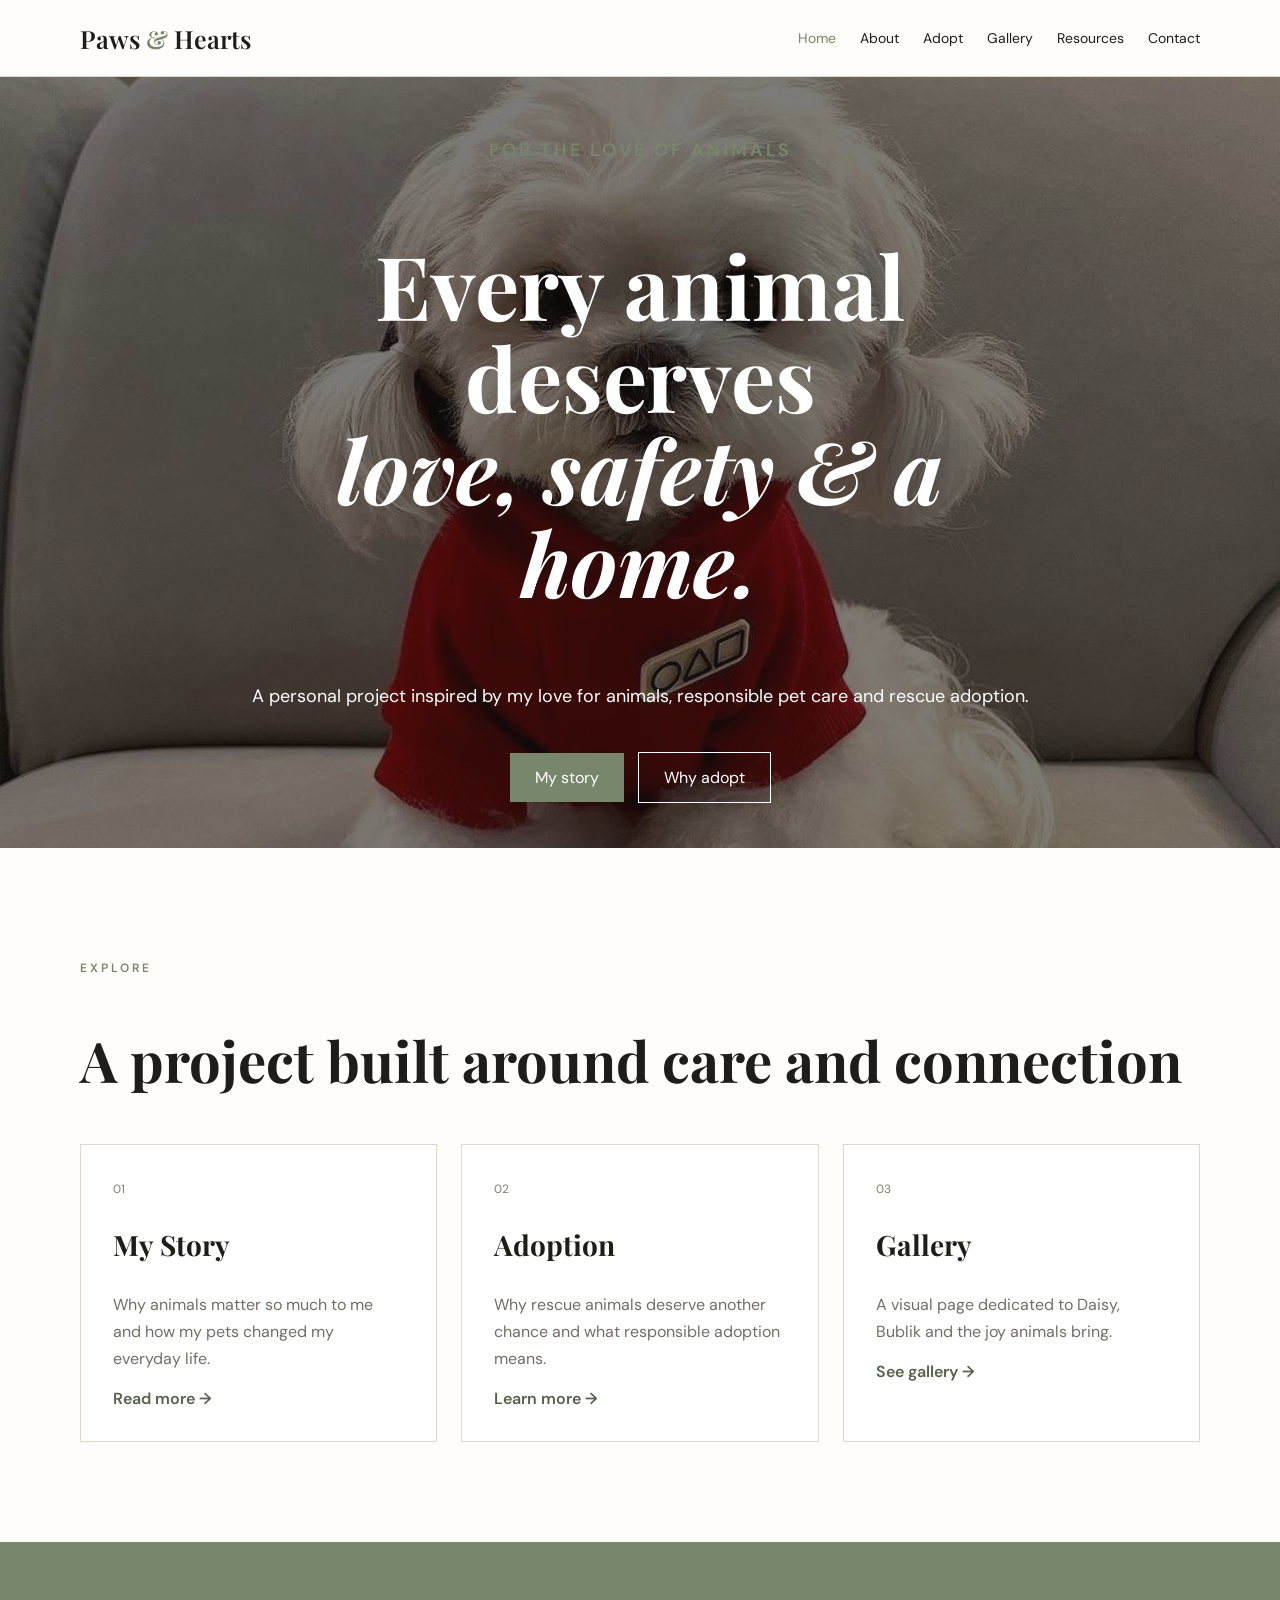
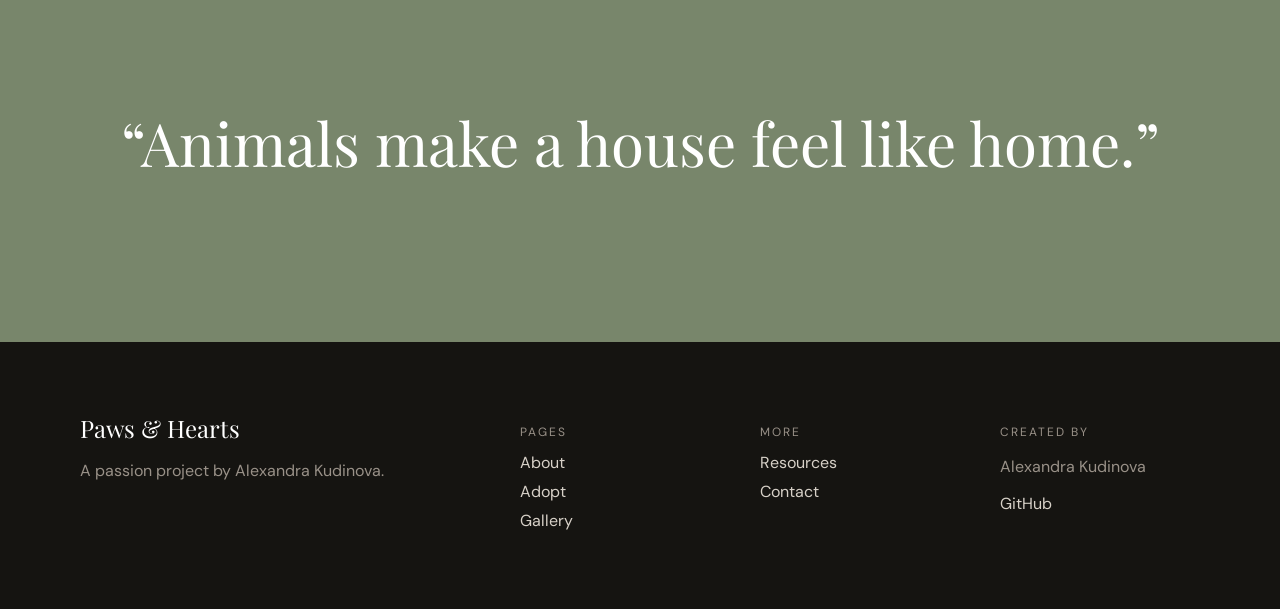
<file: index.html>
<!DOCTYPE html>
<html lang="en">
<head>
  <meta charset="UTF-8" />
  <meta name="viewport" content="width=device-width, initial-scale=1.0" />

  <title>Paws & Hearts | Home</title>

  <meta
    name="description"
    content="Paws & Hearts is Alexandra Kudinova's passion project celebrating animals, rescue adoption and responsible pet care."
  />

  <link
    href="https://fonts.googleapis.com/css2?family=DM+Sans:wght@400;500;600&family=Playfair+Display:wght@500;600;700&display=swap"
    rel="stylesheet"
  />

  <link rel="stylesheet" href="styles.css" />
</head>

<body>
  <header>
    <div class="container header-inner">
      <a href="index.html" class="logo">Paws <span>&</span> Hearts</a>

      <nav>
        <a href="index.html" class="active">Home</a>
        <a href="about.html">About</a>
        <a href="adopt.html">Adopt</a>
        <a href="gallery.html">Gallery</a>
        <a href="resources.html">Resources</a>
        <a href="contact.html">Contact</a>
      </nav>
    </div>
  </header>

  <main>
    <section class="hero home-hero">
      <div class="overlay"></div>

      <div class="hero-content">
        <p class="eyebrow">For the love of animals</p>

        <h1>
          Every animal deserves
          <em>love, safety & a home.</em>
        </h1>

        <p>
          A personal project inspired by my love for animals,
          responsible pet care and rescue adoption.
        </p>

        <div class="hero-actions">
          <a href="about.html" class="button button-primary">My story</a>
          <a href="adopt.html" class="button button-secondary">Why adopt</a>
        </div>
      </div>
    </section>

    <section class="section container">
      <p class="section-label">Explore</p>
      <h2 class="section-heading">A project built around care and connection</h2>

      <div class="cards-grid">
        <article class="card">
          <span>01</span>
          <h3>My Story</h3>
          <p>
            Why animals matter so much to me and how my pets changed my everyday life.
          </p>
          <a href="about.html">Read more →</a>
        </article>

        <article class="card">
          <span>02</span>
          <h3>Adoption</h3>
          <p>
            Why rescue animals deserve another chance and what responsible adoption means.
          </p>
          <a href="adopt.html">Learn more →</a>
        </article>

        <article class="card">
          <span>03</span>
          <h3>Gallery</h3>
          <p>
            A visual page dedicated to Daisy, Bublik and the joy animals bring.
          </p>
          <a href="gallery.html">See gallery →</a>
        </article>
      </div>
    </section>

    <section class="quote-section">
      <div class="container">
        <blockquote>
          “Animals make a house feel like home.”
        </blockquote>
      </div>
    </section>
  </main>

  <footer>
    <div class="container footer-grid">
      <div>
        <a href="index.html" class="footer-logo">Paws & Hearts</a>
        <p>A passion project by Alexandra Kudinova.</p>
      </div>

      <div>
        <p class="footer-heading">Pages</p>
        <a href="about.html">About</a>
        <a href="adopt.html">Adopt</a>
        <a href="gallery.html">Gallery</a>
      </div>

      <div>
        <p class="footer-heading">More</p>
        <a href="resources.html">Resources</a>
        <a href="contact.html">Contact</a>
      </div>

      <div>
        <p class="footer-heading">Created by</p>
        <p>Alexandra Kudinova</p>
        <a href="https://github.com/alxskdnv-cyber" target="_blank">GitHub</a>
      </div>
    </div>
  </footer>
</body>
</html>
</file>
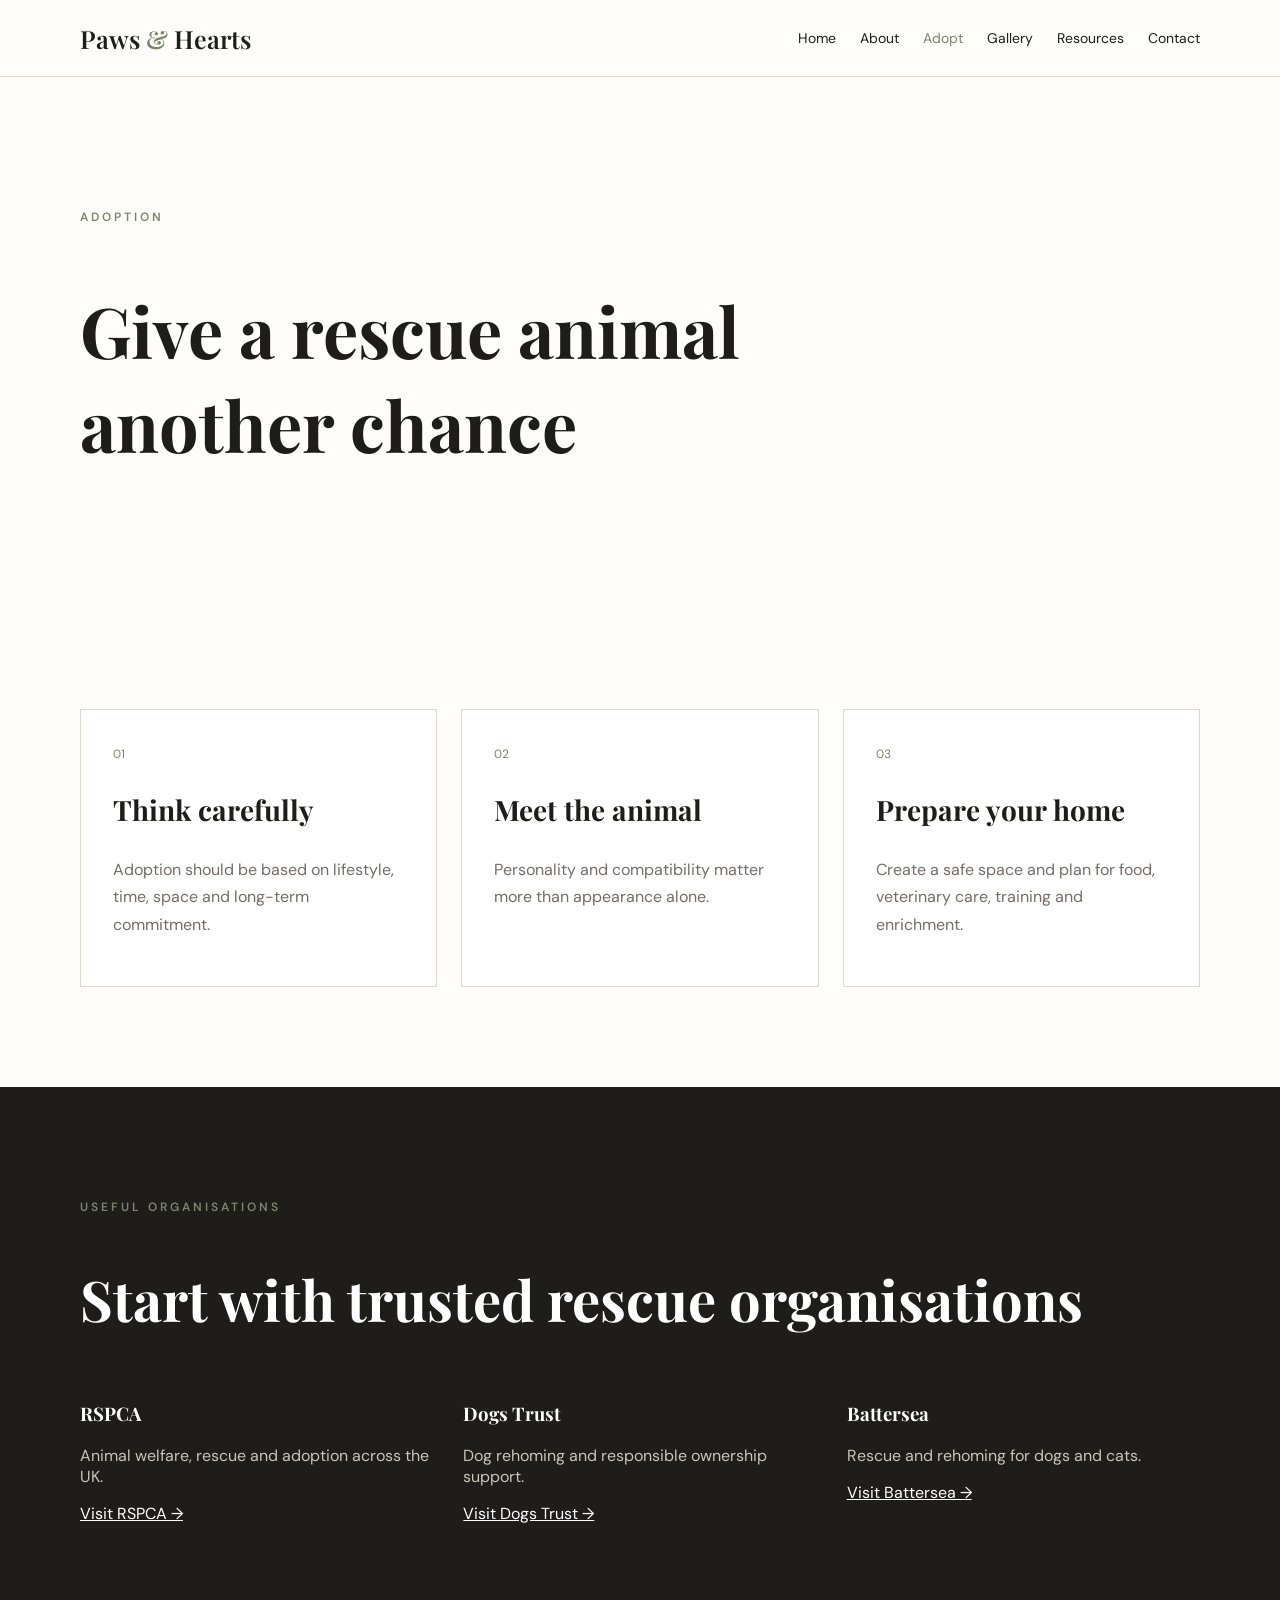
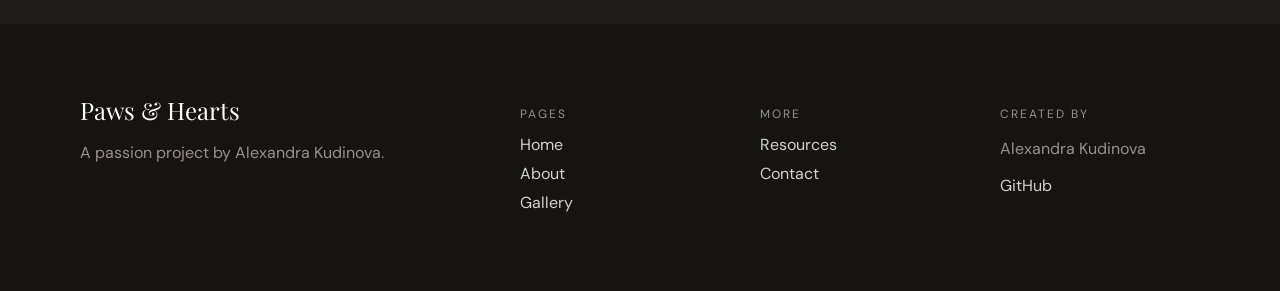
<file: adopt.html>
<!DOCTYPE html>
<html lang="en">
<head>
  <meta charset="UTF-8" />
  <meta name="viewport" content="width=device-width, initial-scale=1.0" />

  <title>Paws & Hearts | Adoption</title>

  <meta
    name="description"
    content="Learn about rescue adoption, responsible pet ownership and how to support animal welfare."
  />

  <link
    href="https://fonts.googleapis.com/css2?family=DM+Sans:wght@400;500;600&family=Playfair+Display:wght@500;600;700&display=swap"
    rel="stylesheet"
  />

  <link rel="stylesheet" href="styles.css" />
</head>

<body>
  <header>
    <div class="container header-inner">
      <a href="index.html" class="logo">Paws <span>&</span> Hearts</a>

      <nav>
        <a href="index.html">Home</a>
        <a href="about.html">About</a>
        <a href="adopt.html" class="active">Adopt</a>
        <a href="gallery.html">Gallery</a>
        <a href="resources.html">Resources</a>
        <a href="contact.html">Contact</a>
      </nav>
    </div>
  </header>

  <main>
    <section class="page-hero">
      <div class="container">
        <p class="section-label">Adoption</p>
        <h1>Give a rescue animal another chance</h1>
      </div>
    </section>

    <section class="section container">
      <div class="cards-grid">
        <article class="card">
          <span>01</span>
          <h3>Think carefully</h3>
          <p>
            Adoption should be based on lifestyle, time, space and long-term commitment.
          </p>
        </article>

        <article class="card">
          <span>02</span>
          <h3>Meet the animal</h3>
          <p>
            Personality and compatibility matter more than appearance alone.
          </p>
        </article>

        <article class="card">
          <span>03</span>
          <h3>Prepare your home</h3>
          <p>
            Create a safe space and plan for food, veterinary care, training and enrichment.
          </p>
        </article>
      </div>
    </section>

    <section class="section section-dark">
      <div class="container">
        <p class="section-label">Useful organisations</p>

        <h2 class="section-heading">Start with trusted rescue organisations</h2>

        <div class="help-grid">
          <div>
            <h3>RSPCA</h3>
            <p>Animal welfare, rescue and adoption across the UK.</p>
            <a href="https://www.rspca.org.uk/findapet" target="_blank">
              Visit RSPCA →
            </a>
          </div>

          <div>
            <h3>Dogs Trust</h3>
            <p>Dog rehoming and responsible ownership support.</p>
            <a href="https://www.dogstrust.org.uk/rehoming" target="_blank">
              Visit Dogs Trust →
            </a>
          </div>

          <div>
            <h3>Battersea</h3>
            <p>Rescue and rehoming for dogs and cats.</p>
            <a href="https://www.battersea.org.uk/" target="_blank">
              Visit Battersea →
            </a>
          </div>
        </div>
      </div>
    </section>
  </main>

  <footer>
    <div class="container footer-grid">
      <div>
        <a href="index.html" class="footer-logo">Paws & Hearts</a>
        <p>A passion project by Alexandra Kudinova.</p>
      </div>

      <div>
        <p class="footer-heading">Pages</p>
        <a href="index.html">Home</a>
        <a href="about.html">About</a>
        <a href="gallery.html">Gallery</a>
      </div>

      <div>
        <p class="footer-heading">More</p>
        <a href="resources.html">Resources</a>
        <a href="contact.html">Contact</a>
      </div>

      <div>
        <p class="footer-heading">Created by</p>
        <p>Alexandra Kudinova</p>
        <a href="https://github.com/alxskdnv-cyber" target="_blank">GitHub</a>
      </div>
    </div>
  </footer>
</body>
</html>
</file>
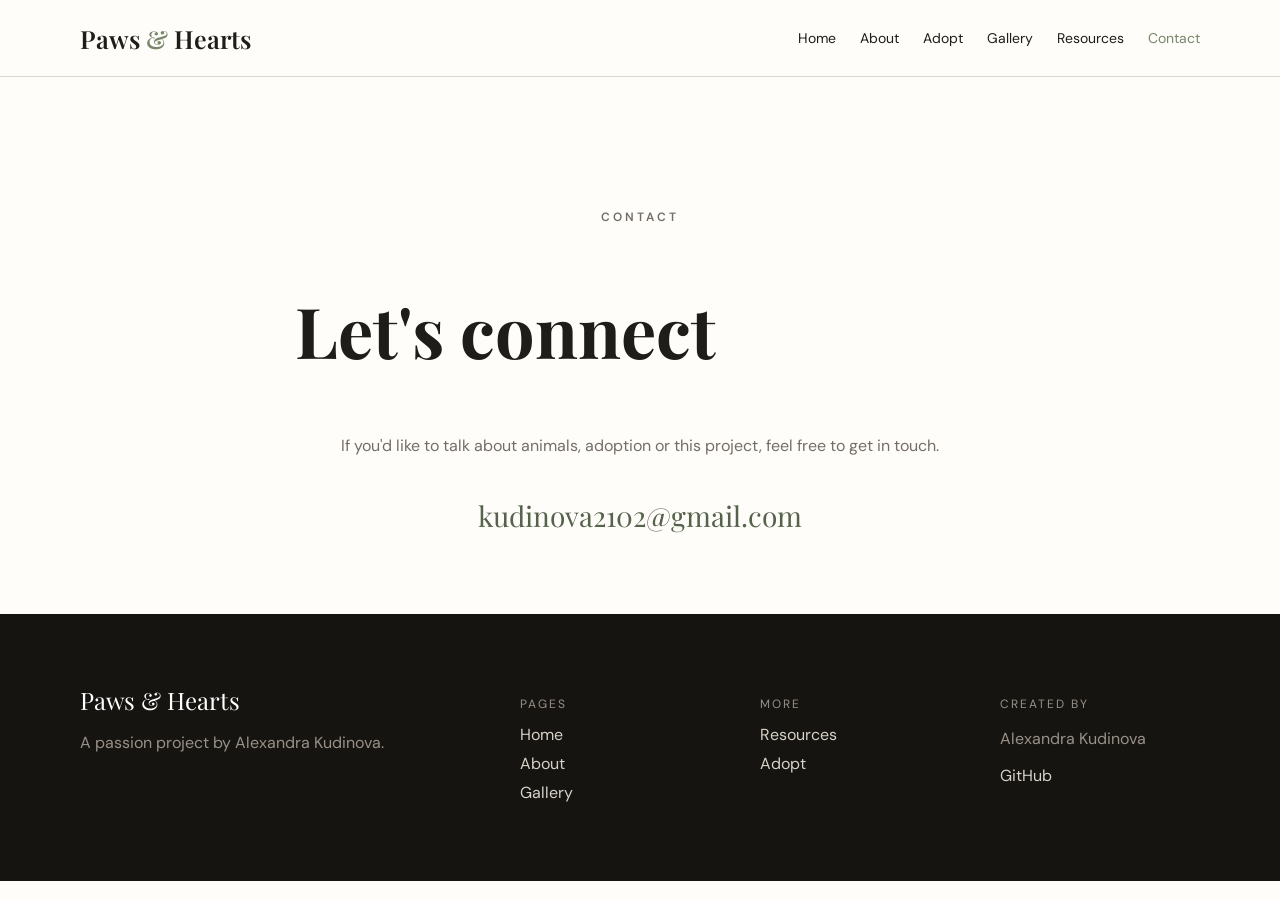
<file: contact.html>
<!DOCTYPE html>
<html lang="en">
<head>
  <meta charset="UTF-8" />
  <meta name="viewport" content="width=device-width, initial-scale=1.0" />

  <title>Paws & Hearts | Contact</title>

  <meta
    name="description"
    content="Contact Alexandra Kudinova about the Paws & Hearts animal project."
  />

  <link
    href="https://fonts.googleapis.com/css2?family=DM+Sans:wght@400;500;600&family=Playfair+Display:wght@500;600;700&display=swap"
    rel="stylesheet"
  />

  <link rel="stylesheet" href="styles.css" />
</head>

<body>
  <header>
    <div class="container header-inner">
      <a href="index.html" class="logo">Paws <span>&</span> Hearts</a>

      <nav>
        <a href="index.html">Home</a>
        <a href="about.html">About</a>
        <a href="adopt.html">Adopt</a>
        <a href="gallery.html">Gallery</a>
        <a href="resources.html">Resources</a>
        <a href="contact.html" class="active">Contact</a>
      </nav>
    </div>
  </header>

  <main>
    <section class="contact-hero">
      <div class="container">
        <p class="section-label">Contact</p>

        <h1>Let's connect</h1>

        <p>
          If you'd like to talk about animals, adoption or this project,
          feel free to get in touch.
        </p>

        <a href="mailto:kudinova2102@gmail.com" class="email-link">
          kudinova2102@gmail.com
        </a>
      </div>
    </section>
  </main>

  <footer>
    <div class="container footer-grid">
      <div>
        <a href="index.html" class="footer-logo">Paws & Hearts</a>
        <p>A passion project by Alexandra Kudinova.</p>
      </div>

      <div>
        <p class="footer-heading">Pages</p>
        <a href="index.html">Home</a>
        <a href="about.html">About</a>
        <a href="gallery.html">Gallery</a>
      </div>

      <div>
        <p class="footer-heading">More</p>
        <a href="resources.html">Resources</a>
        <a href="adopt.html">Adopt</a>
      </div>

      <div>
        <p class="footer-heading">Created by</p>
        <p>Alexandra Kudinova</p>
        <a href="https://github.com/alxskdnv-cyber" target="_blank">GitHub</a>
      </div>
    </div>
  </footer>
</body>
</html>
</file>
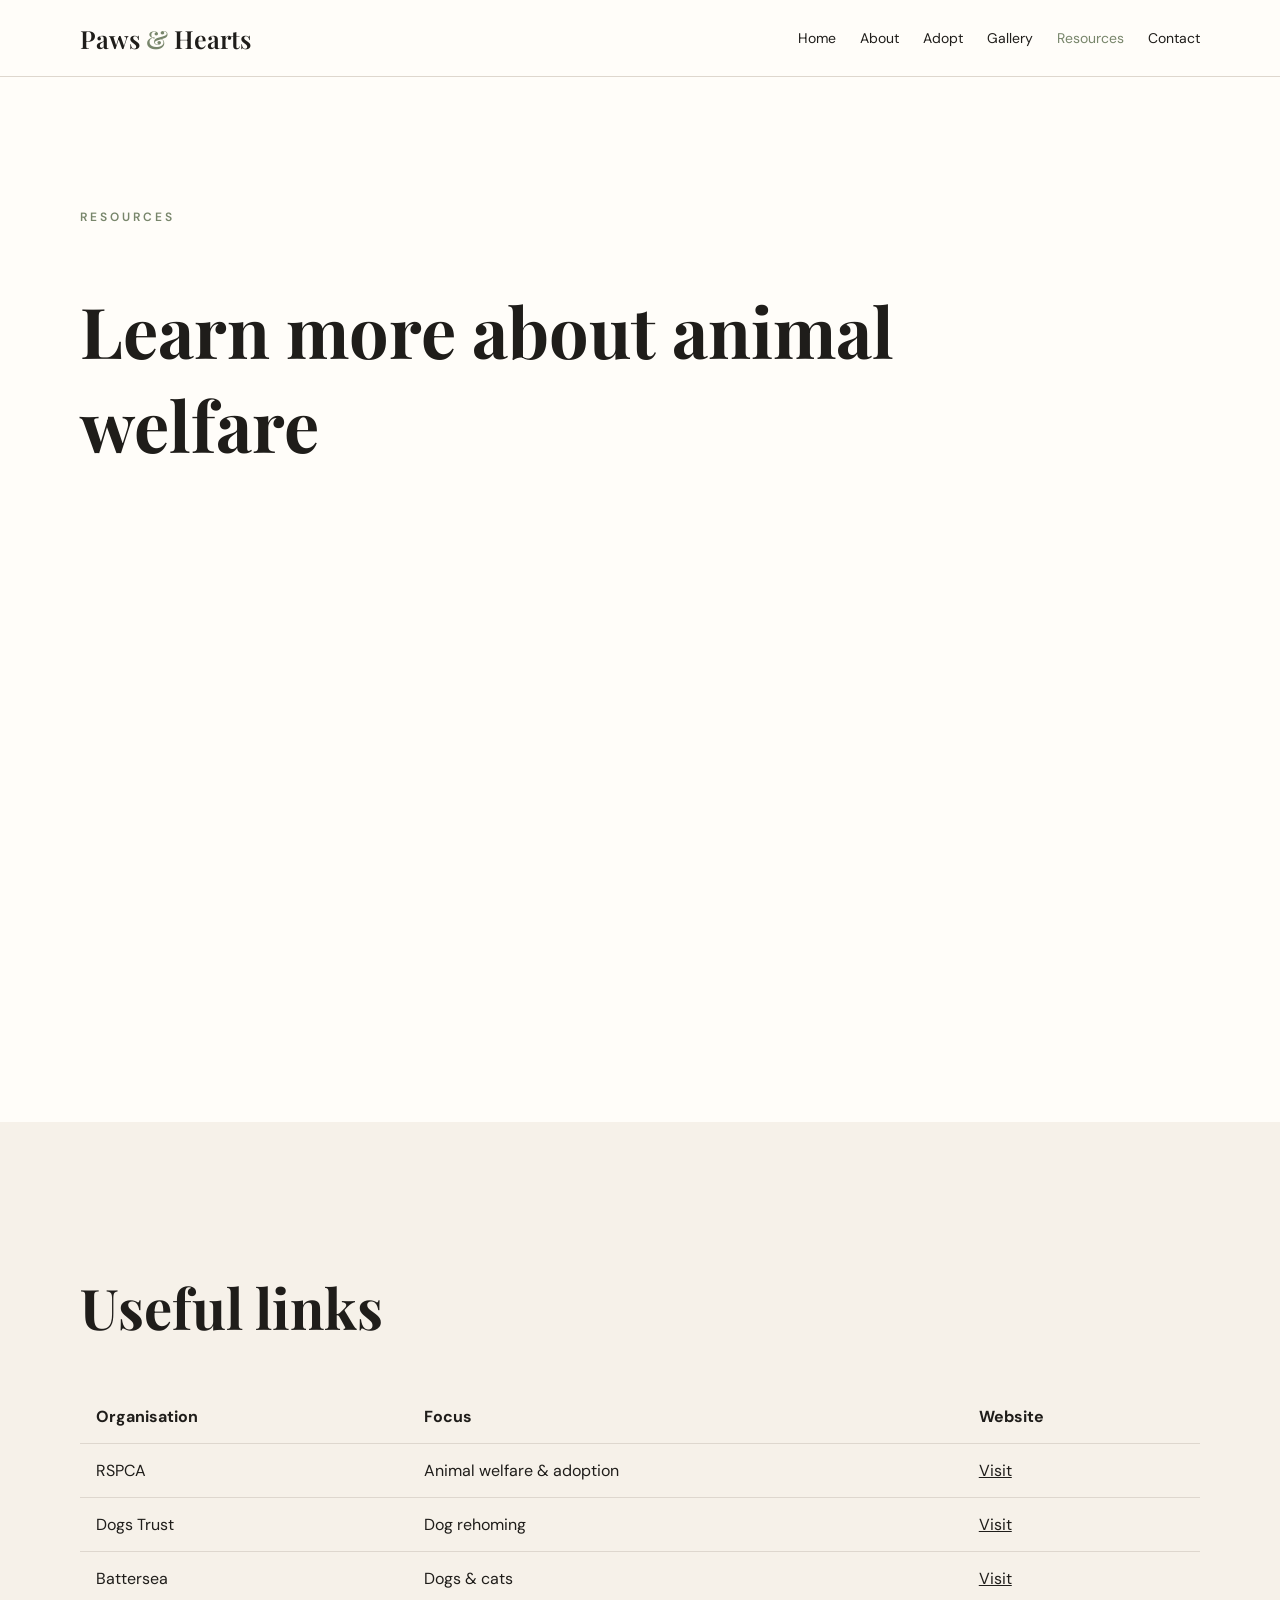
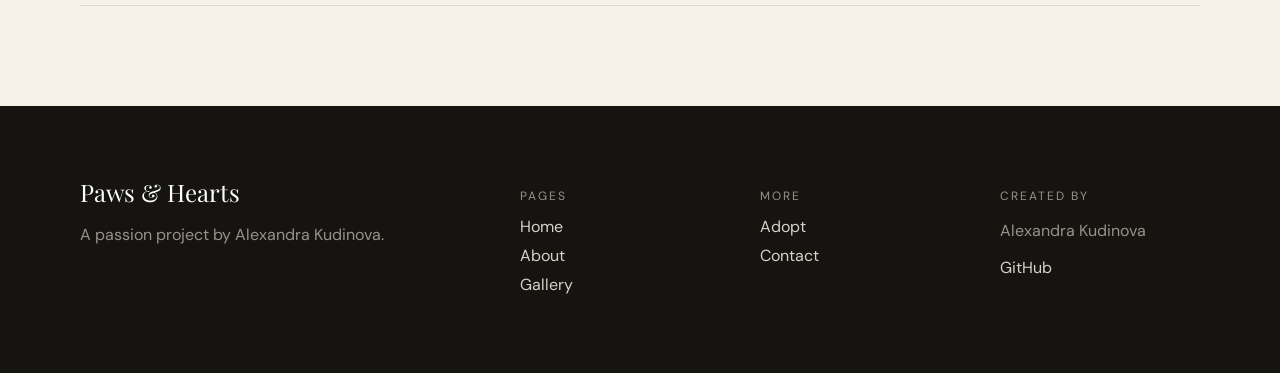
<file: resources.html>
<!DOCTYPE html>
<html lang="en">
<head>
  <meta charset="UTF-8" />
  <meta name="viewport" content="width=device-width, initial-scale=1.0" />

  <title>Paws & Hearts | Resources</title>

  <meta
    name="description"
    content="Useful animal welfare resources and educational videos about rescue animals and responsible pet care."
  />

  <link
    href="https://fonts.googleapis.com/css2?family=DM+Sans:wght@400;500;600&family=Playfair+Display:wght@500;600;700&display=swap"
    rel="stylesheet"
  />

  <link rel="stylesheet" href="styles.css" />
</head>

<body>
  <header>
    <div class="container header-inner">
      <a href="index.html" class="logo">Paws <span>&</span> Hearts</a>

      <nav>
        <a href="index.html">Home</a>
        <a href="about.html">About</a>
        <a href="adopt.html">Adopt</a>
        <a href="gallery.html">Gallery</a>
        <a href="resources.html" class="active">Resources</a>
        <a href="contact.html">Contact</a>
      </nav>
    </div>
  </header>

  <main>
    <section class="page-hero">
      <div class="container">
        <p class="section-label">Resources</p>
        <h1>Learn more about animal welfare</h1>
      </div>
    </section>

    <section class="section container">
      <div class="video-grid">
        <div class="video-wrapper">
          <iframe
            src="https://www.youtube.com/embed/P4u1KRJPG38"
            title="Animal rescue video"
            allowfullscreen
          ></iframe>
        </div>

        <div class="video-wrapper">
          <iframe
            src="https://www.youtube.com/embed/7xk4SYxP0h0"
            title="Animal care video"
            allowfullscreen
          ></iframe>
        </div>
      </div>
    </section>

    <section class="section section-light">
      <div class="container">
        <h2 class="section-heading">Useful links</h2>

        <table>
          <thead>
            <tr>
              <th>Organisation</th>
              <th>Focus</th>
              <th>Website</th>
            </tr>
          </thead>

          <tbody>
            <tr>
              <td>RSPCA</td>
              <td>Animal welfare & adoption</td>
              <td>
                <a href="https://www.rspca.org.uk/" target="_blank">Visit</a>
              </td>
            </tr>

            <tr>
              <td>Dogs Trust</td>
              <td>Dog rehoming</td>
              <td>
                <a href="https://www.dogstrust.org.uk/" target="_blank">Visit</a>
              </td>
            </tr>

            <tr>
              <td>Battersea</td>
              <td>Dogs & cats</td>
              <td>
                <a href="https://www.battersea.org.uk/" target="_blank">Visit</a>
              </td>
            </tr>
          </tbody>
        </table>
      </div>
    </section>
  </main>

  <footer>
    <div class="container footer-grid">
      <div>
        <a href="index.html" class="footer-logo">Paws & Hearts</a>
        <p>A passion project by Alexandra Kudinova.</p>
      </div>

      <div>
        <p class="footer-heading">Pages</p>
        <a href="index.html">Home</a>
        <a href="about.html">About</a>
        <a href="gallery.html">Gallery</a>
      </div>

      <div>
        <p class="footer-heading">More</p>
        <a href="adopt.html">Adopt</a>
        <a href="contact.html">Contact</a>
      </div>

      <div>
        <p class="footer-heading">Created by</p>
        <p>Alexandra Kudinova</p>
        <a href="https://github.com/alxskdnv-cyber" target="_blank">GitHub</a>
      </div>
    </div>
  </footer>
</body>
</html>
</file>
<file: styles.css>
:root {
  --cream: #f6f1e9;
  --warm-white: #fffdf9;
  --dark: #1f1d1a;
  --muted: #746d66;
  --sage: #78866b;
  --sage-dark: #56634c;
  --border: #ded7ce;
}

* {
  box-sizing: border-box;
}

html {
  scroll-behavior: smooth;
}

body {
  margin: 0;
  background: var(--warm-white);
  color: var(--dark);
  font-family: "DM Sans", sans-serif;
}

h1,
h2,
h3,
blockquote {
  font-family: "Playfair Display", serif;
}

a {
  color: inherit;
}

.container {
  width: min(1120px, 90%);
  margin: 0 auto;
}

/* HEADER */

header {
  position: sticky;
  top: 0;
  z-index: 20;
  background: rgba(255, 253, 249, 0.96);
  border-bottom: 1px solid var(--border);
}

.header-inner {
  min-height: 76px;
  display: flex;
  align-items: center;
  justify-content: space-between;
}

.logo {
  font-family: "Playfair Display", serif;
  font-size: 25px;
  text-decoration: none;
  font-weight: 600;
}

.logo span {
  color: var(--sage);
}

nav {
  display: flex;
  gap: 24px;
}

nav a {
  text-decoration: none;
  font-size: 14px;
}

nav a:hover,
nav a.active {
  color: var(--sage);
}

/* HERO */

.hero {
  min-height: 680px;
  position: relative;
  display: flex;
  align-items: center;
  justify-content: center;
  text-align: center;
  color: white;
}

.home-hero {
  background:
    url("images/hero.jpg")
    center / cover no-repeat;
}

.overlay {
  position: absolute;
  inset: 0;
  background: rgba(20, 18, 15, 0.55);
}

.hero-content {
  position: relative;
  max-width: 850px;
  padding: 40px 20px;
}

.eyebrow,
.section-label {
  text-transform: uppercase;
  letter-spacing: 3px;
  font-size: 12px;
  font-weight: 600;
  color: var(--sage);
}

.hero h1 {
  font-size: clamp(52px, 7vw, 88px);
  line-height: 1.05;
}

.hero h1 em {
  display: block;
}

.hero p {
  font-size: 18px;
  line-height: 1.7;
}

.hero-actions {
  margin-top: 35px;
}

.button {
  display: inline-block;
  padding: 14px 25px;
  margin: 5px;
  text-decoration: none;
}

.button-primary {
  background: var(--sage);
  color: white;
}

.button-secondary {
  border: 1px solid white;
  color: white;
}

/* SECTIONS */

.section {
  padding: 100px 0;
}

.section-light {
  background: var(--cream);
}

.section-dark {
  background: var(--dark);
  color: white;
}

.section-heading {
  font-size: clamp(38px, 5vw, 56px);
}

.page-hero,
.contact-hero {
  padding: 120px 0 80px;
}

.page-hero h1,
.contact-hero h1 {
  font-size: clamp(45px, 6vw, 70px);
  max-width: 850px;
}

.large-copy {
  font-family: "Playfair Display", serif;
  font-size: 32px;
  line-height: 1.4;
}

.two-column {
  display: grid;
  grid-template-columns: 1fr 1fr;
  gap: 70px;
  align-items: center;
}

.responsive-image {
  width: 100%;
  display: block;
}

/* CARDS */

.cards-grid {
  display: grid;
  grid-template-columns: repeat(3, 1fr);
  gap: 24px;
}

.card {
  padding: 32px;
  border: 1px solid var(--border);
  background: white;
}

.card span {
  color: var(--sage);
  font-size: 12px;
}

.card h3 {
  font-size: 28px;
}

.card p {
  color: var(--muted);
  line-height: 1.7;
}

.card a {
  color: var(--sage-dark);
  text-decoration: none;
  font-weight: 600;
}

/* QUOTE */

.quote-section {
  background: var(--sage);
  color: white;
  text-align: center;
  padding: 100px 0;
}

blockquote {
  font-size: clamp(36px, 5vw, 60px);
}

/* HELP GRID */

.help-grid {
  display: grid;
  grid-template-columns: repeat(3, 1fr);
  gap: 30px;
}

.help-grid p {
  color: #c9c4bb;
}

.help-grid a {
  color: white;
}

/* GALLERY */

.gallery-grid {
  display: grid;
  grid-template-columns: repeat(3, 1fr);
  gap: 18px;
}

.gallery-grid img {
  width: 100%;
  height: 320px;
  object-fit: cover;
  filter: contrast(115%) saturate(90%);
  transition: all 0.3s ease;
}

.gallery-grid img:hover {
  filter: contrast(100%) saturate(100%);
}

/* VIDEOS */

.video-grid {
  display: grid;
  grid-template-columns: repeat(2, 1fr);
  gap: 25px;
}

.video-wrapper {
  aspect-ratio: 16 / 9;
}

.video-wrapper iframe {
  width: 100%;
  height: 100%;
  border: 0;
}

/* TABLE */

table {
  width: 100%;
  border-collapse: collapse;
}

th,
td {
  padding: 16px;
  border-bottom: 1px solid var(--border);
  text-align: left;
}

/* CONTACT */

.contact-hero {
  text-align: center;
  min-height: 500px;
}

.contact-hero p {
  color: var(--muted);
}

.email-link {
  display: inline-block;
  margin-top: 25px;
  color: var(--sage-dark);
  font-family: "Playfair Display", serif;
  font-size: 28px;
  text-decoration: none;
}

/* FOOTER */

footer {
  background: #151411;
  color: #d7d1c8;
  padding: 70px 0;
}

.footer-grid {
  display: grid;
  grid-template-columns: 2fr 1fr 1fr 1fr;
  gap: 40px;
}

.footer-logo {
  color: white;
  font-family: "Playfair Display", serif;
  font-size: 24px;
  text-decoration: none;
}

.footer-heading {
  color: white;
  text-transform: uppercase;
  letter-spacing: 2px;
  font-size: 12px;
}

.footer-grid a {
  display: block;
  text-decoration: none;
  margin-bottom: 8px;
}

.footer-grid p {
  color: #999188;
}

/* RESPONSIVE */

@media (max-width: 900px) {
  nav {
    display: none;
  }

  .two-column {
    grid-template-columns: 1fr;
  }

  .cards-grid {
    grid-template-columns: 1fr;
  }

  .gallery-grid {
    grid-template-columns: repeat(2, 1fr);
  }

  .video-grid {
    grid-template-columns: 1fr;
  }

  .help-grid {
    grid-template-columns: 1fr;
  }

  .footer-grid {
    grid-template-columns: repeat(2, 1fr);
  }
}

@media (max-width: 600px) {
  .hero {
    min-height: 580px;
  }

  .section {
    padding: 70px 0;
  }

  .gallery-grid {
    grid-template-columns: 1fr;
  }

  .footer-grid {
    grid-template-columns: 1fr;
  }

  table {
    font-size: 14px;
  }
}
</file>
